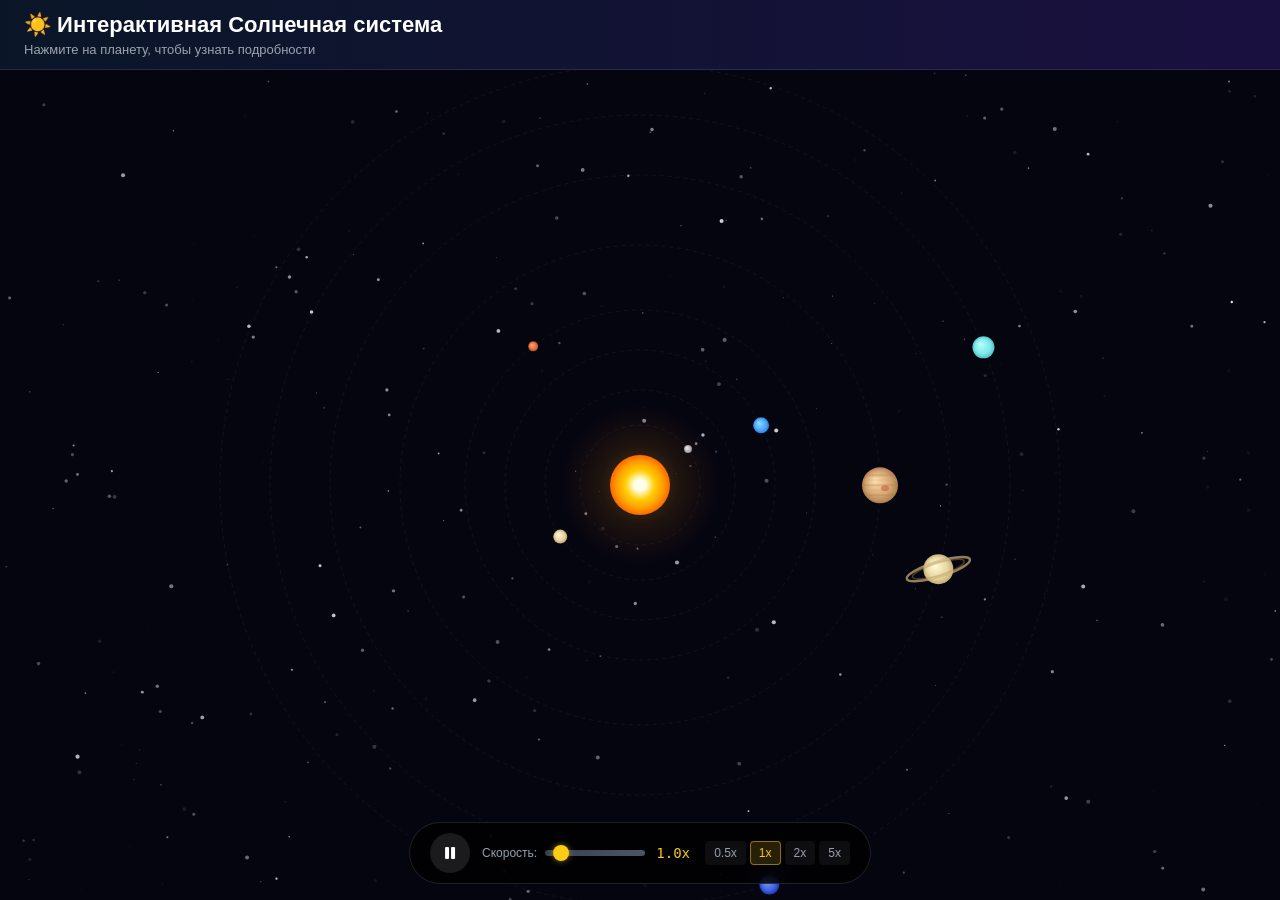
<file: index.html>
<!DOCTYPE html>
<html lang="ru">
<head>
<meta charset="UTF-8">
<meta name="viewport" content="width=device-width, initial-scale=1.0">
<title>Интерактивная Солнечная система</title>
<style>
* { margin: 0; padding: 0; box-sizing: border-box; }
html, body { width: 100%; height: 100%; overflow: hidden; background: #050510; font-family: -apple-system, BlinkMacSystemFont, 'Segoe UI', Arial, sans-serif; }

.app { width: 100%; height: 100%; display: flex; flex-direction: column; }

.header {
  flex-shrink: 0;
  background: linear-gradient(to right, #0a1628, #1a1040);
  border-bottom: 1px solid rgba(255,255,255,0.1);
  padding: 12px 24px;
  z-index: 10;
}
.header h1 { font-size: 22px; font-weight: bold; color: #fff; }
.header p { color: #9ca3af; font-size: 13px; margin-top: 4px; }

.main { flex: 1; display: flex; position: relative; overflow: hidden; }

.canvas-wrap { flex: 1; position: relative; min-width: 0; }
canvas { display: block; width: 100%; height: 100%; }

.controls {
  position: absolute;
  bottom: 16px;
  left: 50%;
  transform: translateX(-50%);
  display: flex;
  align-items: center;
  gap: 12px;
  background: rgba(0,0,0,0.75);
  backdrop-filter: blur(12px);
  border-radius: 999px;
  padding: 10px 20px;
  border: 1px solid rgba(255,255,255,0.12);
  z-index: 10;
  white-space: nowrap;
}

.btn-play {
  width: 40px; height: 40px;
  display: flex; align-items: center; justify-content: center;
  border-radius: 50%;
  background: rgba(255,255,255,0.1);
  border: none;
  color: #fff;
  cursor: pointer;
  transition: background 0.2s;
  flex-shrink: 0;
}
.btn-play:hover { background: rgba(255,255,255,0.2); }

.speed-group { display: flex; align-items: center; gap: 8px; }
.speed-label { color: #9ca3af; font-size: 12px; }
.speed-value { color: #facc15; font-size: 14px; font-family: monospace; width: 40px; text-align: center; }

input[type="range"] {
  -webkit-appearance: none;
  appearance: none;
  width: 100px;
  height: 6px;
  background: linear-gradient(to right, #374151, #4b5563);
  border-radius: 3px;
  outline: none;
  cursor: pointer;
}
input[type="range"]::-webkit-slider-thumb {
  -webkit-appearance: none;
  width: 16px; height: 16px;
  border-radius: 50%;
  background: #facc15;
  cursor: pointer;
  box-shadow: 0 0 6px rgba(250,204,21,0.5);
}
input[type="range"]::-moz-range-thumb {
  width: 16px; height: 16px;
  border-radius: 50%;
  background: #facc15;
  cursor: pointer;
  border: none;
}

.presets { display: flex; gap: 4px; }
.preset-btn {
  padding: 4px 8px;
  font-size: 12px;
  border-radius: 4px;
  background: rgba(255,255,255,0.05);
  color: #9ca3af;
  border: 1px solid transparent;
  cursor: pointer;
  transition: all 0.2s;
}
.preset-btn:hover { background: rgba(255,255,255,0.1); }
.preset-btn.active {
  background: rgba(250,204,21,0.15);
  color: #facc15;
  border-color: rgba(250,204,21,0.5);
}

.info-panel {
  width: 320px;
  flex-shrink: 0;
  background: linear-gradient(to bottom, #0a1628, #1a1040);
  border-left: 1px solid rgba(255,255,255,0.1);
  padding: 24px;
  overflow-y: auto;
  animation: slideIn 0.3s ease-out;
}

@keyframes slideIn {
  from { opacity: 0; transform: translateX(20px); }
  to { opacity: 1; transform: translateX(0); }
}

.info-header { display: flex; align-items: center; justify-content: space-between; margin-bottom: 24px; }
.info-header h2 { font-size: 20px; font-weight: bold; color: #fff; }
.close-btn {
  width: 32px; height: 32px;
  display: flex; align-items: center; justify-content: center;
  border-radius: 50%;
  background: rgba(255,255,255,0.1);
  border: none;
  color: #fff;
  cursor: pointer;
  font-size: 16px;
  transition: background 0.2s;
}
.close-btn:hover { background: rgba(255,255,255,0.2); }

.planet-visual { display: flex; justify-content: center; margin-bottom: 24px; }
.planet-sphere { border-radius: 50%; }
.planet-desc { color: #d1d5db; font-size: 14px; font-style: italic; margin-bottom: 24px; line-height: 1.5; }
.info-rows { display: flex; flex-direction: column; gap: 12px; }
.info-row {
  display: flex; align-items: flex-start; gap: 12px;
  background: rgba(255,255,255,0.05);
  border-radius: 8px; padding: 12px;
  border: 1px solid rgba(255,255,255,0.05);
}
.info-row .icon { font-size: 18px; margin-top: 2px; }
.info-row .label { color: #9ca3af; font-size: 12px; }
.info-row .value { color: #fff; font-size: 14px; font-weight: 500; }

.planet-order { margin-top: 24px; padding-top: 16px; border-top: 1px solid rgba(255,255,255,0.1); }
.planet-order p { color: #6b7280; font-size: 12px; margin-bottom: 12px; }
.order-dots { display: flex; gap: 6px; flex-wrap: wrap; }
.order-dot {
  width: 28px; height: 28px;
  border-radius: 50%;
  display: flex; align-items: center; justify-content: center;
  font-size: 10px; font-weight: bold;
  opacity: 0.5; cursor: pointer;
  transition: all 0.2s;
}
.order-dot:hover { opacity: 0.8; }
.order-dot.active { opacity: 1; transform: scale(1.1); box-shadow: 0 0 0 2px #facc15; }

::-webkit-scrollbar { width: 6px; }
::-webkit-scrollbar-track { background: rgba(255,255,255,0.05); }
::-webkit-scrollbar-thumb { background: rgba(255,255,255,0.2); border-radius: 3px; }

@media (max-width: 768px) {
  .info-panel { width: 100%; position: absolute; right: 0; top: 0; bottom: 0; z-index: 20; }
  .speed-label { display: none; }
  .controls { gap: 8px; padding: 8px 14px; }
}
</style>
</head>
<body>
<div class="app">
  <div class="header">
    <h1>☀️ Интерактивная Солнечная система</h1>
    <p>Нажмите на планету, чтобы узнать подробности</p>
  </div>
  <div class="main">
    <div class="canvas-wrap" id="canvasWrap">
      <canvas id="canvas"></canvas>
      <div class="controls">
        <button class="btn-play" id="btnPlay" title="Пауза / Воспроизведение">
          <svg id="iconPause" width="16" height="16" viewBox="0 0 16 16" fill="currentColor">
            <rect x="3" y="2" width="4" height="12" rx="1"/>
            <rect x="9" y="2" width="4" height="12" rx="1"/>
          </svg>
          <svg id="iconPlay" width="16" height="16" viewBox="0 0 16 16" fill="currentColor" style="display:none">
            <path d="M4 2l10 6-10 6V2z"/>
          </svg>
        </button>
        <div class="speed-group">
          <span class="speed-label">Скорость:</span>
          <input type="range" id="speedRange" min="0.1" max="10" step="0.1" value="1">
          <span class="speed-value" id="speedValue">1.0x</span>
        </div>
        <div class="presets" id="presets">
          <button class="preset-btn" data-speed="0.5">0.5x</button>
          <button class="preset-btn active" data-speed="1">1x</button>
          <button class="preset-btn" data-speed="2">2x</button>
          <button class="preset-btn" data-speed="5">5x</button>
        </div>
      </div>
    </div>
    <div class="info-panel" id="infoPanel" style="display:none"></div>
  </div>
</div>

<script>
(function() {
  var planetsData = [
    { name:'Mercury', nameRu:'Меркурий', radius:4, orbitRadius:60, orbitalPeriod:88, realRadius:'2 439 км', distanceFromSun:'57,9 млн км', orbitalPeriodText:'88 дней', color:'#b5b5b5', description:'Самая маленькая и ближайшая к Солнцу планета. Поверхность покрыта кратерами, температура от −180°C до +430°C.' },
    { name:'Venus', nameRu:'Венера', radius:7, orbitRadius:95, orbitalPeriod:225, realRadius:'6 052 км', distanceFromSun:'108,2 млн км', orbitalPeriodText:'225 дней', color:'#e8cda0', description:'Самая горячая планета (+465°C) с плотной атмосферой из CO₂ и облаками из серной кислоты.' },
    { name:'Earth', nameRu:'Земля', radius:8, orbitRadius:135, orbitalPeriod:365, realRadius:'6 371 км', distanceFromSun:'149,6 млн км', orbitalPeriodText:'365,25 дней', color:'#4da6ff', description:'Наш дом — единственная известная планета с жидкой водой на поверхности и развитой жизнью.' },
    { name:'Mars', nameRu:'Марс', radius:5, orbitRadius:175, orbitalPeriod:687, realRadius:'3 390 км', distanceFromSun:'227,9 млн км', orbitalPeriodText:'687 дней', color:'#e07040', description:'Красная планета. Здесь находится Олимп — высочайший вулкан в Солнечной системе (21,9 км).' },
    { name:'Jupiter', nameRu:'Юпитер', radius:18, orbitRadius:240, orbitalPeriod:4333, realRadius:'69 911 км', distanceFromSun:'778,5 млн км', orbitalPeriodText:'11,86 лет', color:'#d4a574', description:'Крупнейшая планета — газовый гигант. Большое красное пятно — шторм, бушующий более 350 лет.' },
    { name:'Saturn', nameRu:'Сатурн', radius:15, orbitRadius:310, orbitalPeriod:10759, realRadius:'58 232 км', distanceFromSun:'1 434 млн км', orbitalPeriodText:'29,46 лет', color:'#e8d5a0', description:'Знаменита кольцами из частиц льда и камня шириной до 282 000 км при толщине всего ~10 м.' },
    { name:'Uranus', nameRu:'Уран', radius:11, orbitRadius:370, orbitalPeriod:30687, realRadius:'25 362 км', distanceFromSun:'2 871 млн км', orbitalPeriodText:'84,01 лет', color:'#7de8e8', description:'Ледяной гигант, вращающийся «на боку» — наклон оси 98°. Имеет 27 известных спутников.' },
    { name:'Neptune', nameRu:'Нептун', radius:10, orbitRadius:420, orbitalPeriod:60190, realRadius:'24 622 км', distanceFromSun:'4 495 млн км', orbitalPeriodText:'164,8 лет', color:'#4060e0', description:'Самая далёкая планета. Ветры достигают 2100 км/ч — рекорд в Солнечной системе.' }
  ];

  var planets = planetsData.map(function(p) { return Object.assign({}, p, {angle: Math.random() * Math.PI * 2}); });
  var isPlaying = true;
  var speed = 1;
  var selectedPlanet = null;
  var hoveredPlanet = null;
  var lastHoveredPlanetData = null; // Сохраняем данные планеты при наведении
  var lastTime = 0;
  var stars = [];

  var canvas = document.getElementById('canvas');
  var ctx = canvas.getContext('2d');
  var canvasWrap = document.getElementById('canvasWrap');
  var infoPanel = document.getElementById('infoPanel');
  var btnPlay = document.getElementById('btnPlay');
  var iconPause = document.getElementById('iconPause');
  var iconPlay = document.getElementById('iconPlay');
  var speedRange = document.getElementById('speedRange');
  var speedValue = document.getElementById('speedValue');
  var presets = document.getElementById('presets');

  function lightenColor(hex, amt) {
    var num = parseInt(hex.replace('#',''), 16);
    var r = Math.min(255, (num >> 16) + amt);
    var g = Math.min(255, ((num >> 8) & 0xff) + amt);
    var b = Math.min(255, (num & 0xff) + amt);
    return 'rgb('+r+','+g+','+b+')';
  }
  function darkenColor(hex, amt) {
    var num = parseInt(hex.replace('#',''), 16);
    var r = Math.max(0, (num >> 16) - amt);
    var g = Math.max(0, ((num >> 8) & 0xff) - amt);
    var b = Math.max(0, (num & 0xff) - amt);
    return 'rgb('+r+','+g+','+b+')';
  }

  function generateStars(w, h) {
    stars = [];
    var count = Math.max(100, Math.floor((w * h) / 3000));
    for (var i = 0; i < count; i++) {
      stars.push({
        x: Math.random() * w,
        y: Math.random() * h,
        size: Math.random() * 1.8 + 0.3,
        opacity: Math.random() * 0.7 + 0.3,
        twinkle: Math.random() * 0.003 + 0.001
      });
    }
  }

  function resize() {
    var dpr = window.devicePixelRatio || 1;
    var rect = canvasWrap.getBoundingClientRect();
    var w = rect.width;
    var h = rect.height;
    canvas.width = w * dpr;
    canvas.height = h * dpr;
    canvas.style.width = w + 'px';
    canvas.style.height = h + 'px';
    ctx.setTransform(dpr, 0, 0, dpr, 0, 0);
    generateStars(w, h);
  }

  // Используем ResizeObserver для отслеживания изменений размера canvasWrap
  // (например, при появлении/исчезновении информационной панели)
  if (typeof ResizeObserver !== 'undefined') {
    var ro = new ResizeObserver(function() {
      resize();
    });
    ro.observe(canvasWrap);
  }
  window.addEventListener('resize', resize);
  resize();

  function getCenter() {
    var rect = canvasWrap.getBoundingClientRect();
    return { x: rect.width / 2, y: rect.height / 2 };
  }

  function findPlanetAt(mx, my) {
    var c = getCenter();
    // Ищем с большим радиусом попадания для удобства
    for (var i = planets.length - 1; i >= 0; i--) {
      var p = planets[i];
      var px = c.x + Math.cos(p.angle) * p.orbitRadius;
      var py = c.y + Math.sin(p.angle) * p.orbitRadius;
      var dist = Math.sqrt((mx-px)*(mx-px) + (my-py)*(my-py));
      // Увеличенная зона попадания: радиус планеты + 15px
      if (dist <= p.radius + 15) return p;
    }
    return null;
  }

  // Используем mousedown вместо click для более надёжного срабатывания
  canvas.addEventListener('mousedown', function(e) {
    e.preventDefault();
    var rect = canvas.getBoundingClientRect();
    var mx = e.clientX - rect.left;
    var my = e.clientY - rect.top;
    
    // Сначала пробуем найти планету по текущим координатам
    var p = findPlanetAt(mx, my);
    
    // Если не нашли, используем последнюю планету под курсором (из mousemove)
    if (!p && lastHoveredPlanetData) {
      p = lastHoveredPlanetData;
    }
    
    if (p) {
      selectedPlanet = Object.assign({}, p);
    } else {
      selectedPlanet = null;
    }
    renderInfoPanel();
  });

  canvas.addEventListener('mousemove', function(e) {
    var rect = canvas.getBoundingClientRect();
    var mx = e.clientX - rect.left;
    var my = e.clientY - rect.top;
    var p = findPlanetAt(mx, my);
    
    if (p) {
      hoveredPlanet = p.name;
      lastHoveredPlanetData = p; // Сохраняем данные планеты
      canvas.style.cursor = 'pointer';
    } else {
      hoveredPlanet = null;
      // НЕ сбрасываем lastHoveredPlanetData сразу — даём шанс клику
      canvas.style.cursor = 'default';
    }
  });

  canvas.addEventListener('mouseleave', function() {
    hoveredPlanet = null;
    // Сбрасываем с задержкой, чтобы клик ещё мог сработать
    setTimeout(function() {
      if (!hoveredPlanet) {
        lastHoveredPlanetData = null;
      }
    }, 300);
  });

  btnPlay.addEventListener('click', function(e) {
    e.stopPropagation();
    isPlaying = !isPlaying;
    iconPause.style.display = isPlaying ? 'block' : 'none';
    iconPlay.style.display = isPlaying ? 'none' : 'block';
  });

  speedRange.addEventListener('input', function() {
    speed = parseFloat(this.value);
    speedValue.textContent = speed.toFixed(1) + 'x';
    updatePresets();
  });

  presets.addEventListener('click', function(e) {
    var btn = e.target.closest('.preset-btn');
    if (!btn) return;
    speed = parseFloat(btn.dataset.speed);
    speedRange.value = speed;
    speedValue.textContent = speed.toFixed(1) + 'x';
    updatePresets();
  });

  function updatePresets() {
    var btns = presets.querySelectorAll('.preset-btn');
    for (var i = 0; i < btns.length; i++) {
      if (parseFloat(btns[i].dataset.speed) === speed) {
        btns[i].classList.add('active');
      } else {
        btns[i].classList.remove('active');
      }
    }
  }

  function renderInfoPanel() {
    if (!selectedPlanet) {
      infoPanel.style.display = 'none';
      // После скрытия панели canvasWrap изменит размер, ResizeObserver вызовет resize()
      return;
    }
    infoPanel.style.display = 'block';
    var p = selectedPlanet;
    var sphereSize = Math.max(p.radius * 5, 80);

    var orderDots = '';
    for (var i = 0; i < planetsData.length; i++) {
      var pl = planetsData[i];
      var isActive = pl.name === p.name;
      orderDots += '<div class="order-dot' + (isActive ? ' active' : '') + '" data-name="'+pl.name+'" style="background-color:'+pl.color+'40;color:'+pl.color+'">'+(i+1)+'</div>';
    }

    infoPanel.innerHTML = 
      '<div class="info-header"><h2>'+p.nameRu+'</h2><button class="close-btn" id="closeInfo">✕</button></div>' +
      '<div class="planet-visual"><div class="planet-sphere" style="width:'+sphereSize+'px;height:'+sphereSize+'px;background:radial-gradient(circle at 35% 35%,'+lightenColor(p.color,60)+','+p.color+','+darkenColor(p.color,40)+');box-shadow:0 0 40px '+p.color+'50,0 0 80px '+p.color+'20"></div></div>' +
      '<p class="planet-desc">'+p.description+'</p>' +
      '<div class="info-rows">' +
        '<div class="info-row"><span class="icon">📏</span><div><div class="label">Радиус</div><div class="value">'+p.realRadius+'</div></div></div>' +
        '<div class="info-row"><span class="icon">🌞</span><div><div class="label">Расстояние от Солнца</div><div class="value">'+p.distanceFromSun+'</div></div></div>' +
        '<div class="info-row"><span class="icon">🔄</span><div><div class="label">Орбитальный период</div><div class="value">'+p.orbitalPeriodText+'</div></div></div>' +
        '<div class="info-row"><span class="icon">🌐</span><div><div class="label">Название (EN)</div><div class="value">'+p.name+'</div></div></div>' +
      '</div>' +
      '<div class="planet-order"><p>Порядок от Солнца:</p><div class="order-dots">'+orderDots+'</div></div>';

    document.getElementById('closeInfo').addEventListener('click', function(e) {
      e.stopPropagation();
      selectedPlanet = null;
      infoPanel.style.display = 'none';
    });

    var dots = infoPanel.querySelectorAll('.order-dot');
    for (var j = 0; j < dots.length; j++) {
      dots[j].addEventListener('click', function(e) {
        e.stopPropagation();
        var name = this.getAttribute('data-name');
        for (var k = 0; k < planetsData.length; k++) {
          if (planetsData[k].name === name) {
            selectedPlanet = Object.assign({}, planetsData[k]);
            renderInfoPanel();
            break;
          }
        }
      });
    }
  }

  function animate(timestamp) {
    if (!lastTime) lastTime = timestamp;
    var dt = timestamp - lastTime;
    lastTime = timestamp;

    var rect = canvasWrap.getBoundingClientRect();
    var w = rect.width;
    var h = rect.height;
    var cx = w / 2;
    var cy = h / 2;

    if (isPlaying) {
      for (var i = 0; i < planets.length; i++) {
        var angularSpeed = (2 * Math.PI) / (planets[i].orbitalPeriod * 60);
        planets[i].angle += angularSpeed * dt * speed;
      }
    }

    // Clear
    ctx.fillStyle = '#050510';
    ctx.fillRect(0, 0, w, h);

    // Stars with twinkle
    var time = timestamp * 0.001;
    for (var s = 0; s < stars.length; s++) {
      var star = stars[s];
      var twinkle = 0.5 + 0.5 * Math.sin(time * star.twinkle * 1000);
      ctx.beginPath();
      ctx.arc(star.x, star.y, star.size, 0, Math.PI * 2);
      ctx.fillStyle = 'rgba(255,255,255,' + (star.opacity * twinkle) + ')';
      ctx.fill();
    }

    // Sun outer glow
    var sunGlow = ctx.createRadialGradient(cx, cy, 0, cx, cy, 80);
    sunGlow.addColorStop(0, 'rgba(255,200,50,0.3)');
    sunGlow.addColorStop(0.5, 'rgba(255,150,0,0.1)');
    sunGlow.addColorStop(1, 'rgba(255,100,0,0)');
    ctx.beginPath();
    ctx.arc(cx, cy, 80, 0, Math.PI * 2);
    ctx.fillStyle = sunGlow;
    ctx.fill();

    // Sun body
    var sunGrad = ctx.createRadialGradient(cx, cy, 0, cx, cy, 30);
    sunGrad.addColorStop(0, '#ffffff');
    sunGrad.addColorStop(0.2, '#fffde0');
    sunGrad.addColorStop(0.5, '#ffcc00');
    sunGrad.addColorStop(0.8, '#ff9900');
    sunGrad.addColorStop(1, '#ff6600');
    ctx.beginPath();
    ctx.arc(cx, cy, 30, 0, Math.PI * 2);
    ctx.fillStyle = sunGrad;
    ctx.fill();

    // Orbits
    for (var o = 0; o < planets.length; o++) {
      var op = planets[o];
      var oActive = hoveredPlanet === op.name || (selectedPlanet && selectedPlanet.name === op.name);
      ctx.beginPath();
      ctx.arc(cx, cy, op.orbitRadius, 0, Math.PI * 2);
      ctx.strokeStyle = oActive ? 'rgba(255,255,255,0.35)' : 'rgba(255,255,255,0.08)';
      ctx.lineWidth = oActive ? 1.5 : 0.7;
      ctx.setLineDash(oActive ? [] : [4, 4]);
      ctx.stroke();
      ctx.setLineDash([]);
    }

    // Planets
    for (var pi = 0; pi < planets.length; pi++) {
      var p = planets[pi];
      var px = cx + Math.cos(p.angle) * p.orbitRadius;
      var py = cy + Math.sin(p.angle) * p.orbitRadius;
      var pActive = hoveredPlanet === p.name || (selectedPlanet && selectedPlanet.name === p.name);

      // Glow
      if (pActive) {
        var glow = ctx.createRadialGradient(px, py, p.radius, px, py, p.radius * 3);
        glow.addColorStop(0, p.color + '60');
        glow.addColorStop(1, 'rgba(0,0,0,0)');
        ctx.beginPath();
        ctx.arc(px, py, p.radius * 3, 0, Math.PI * 2);
        ctx.fillStyle = glow;
        ctx.fill();
      }

      // Body
      var pGrad = ctx.createRadialGradient(px - p.radius*0.3, py - p.radius*0.3, 0, px, py, p.radius);
      pGrad.addColorStop(0, lightenColor(p.color, 60));
      pGrad.addColorStop(0.7, p.color);
      pGrad.addColorStop(1, darkenColor(p.color, 40));
      ctx.beginPath();
      ctx.arc(px, py, p.radius, 0, Math.PI * 2);
      ctx.fillStyle = pGrad;
      ctx.fill();

      // Saturn rings
      if (p.name === 'Saturn') {
        ctx.beginPath();
        ctx.ellipse(px, py, p.radius*2.2, p.radius*0.5, -0.3, 0, Math.PI*2);
        ctx.strokeStyle = 'rgba(210,180,120,0.7)';
        ctx.lineWidth = 2.5;
        ctx.stroke();
        ctx.beginPath();
        ctx.ellipse(px, py, p.radius*1.8, p.radius*0.4, -0.3, 0, Math.PI*2);
        ctx.strokeStyle = 'rgba(180,150,100,0.4)';
        ctx.lineWidth = 1.5;
        ctx.stroke();
      }

      // Earth moon
      if (p.name === 'Earth') {
        var moonAngle = p.angle * 13;
        var moonDist = p.radius + 8;
        var mx = px + Math.cos(moonAngle) * moonDist;
        var my = py + Math.sin(moonAngle) * moonDist;
        ctx.beginPath();
        ctx.arc(mx, my, 2, 0, Math.PI*2);
        ctx.fillStyle = '#cccccc';
        ctx.fill();
      }

      // Jupiter bands
      if (p.name === 'Jupiter') {
        ctx.save();
        ctx.beginPath();
        ctx.arc(px, py, p.radius, 0, Math.PI*2);
        ctx.clip();
        for (var bi = -3; bi <= 3; bi++) {
          ctx.beginPath();
          ctx.moveTo(px - p.radius, py + bi*5);
          ctx.lineTo(px + p.radius, py + bi*5);
          ctx.strokeStyle = bi%2===0 ? 'rgba(180,120,60,0.3)' : 'rgba(200,160,100,0.2)';
          ctx.lineWidth = 2;
          ctx.stroke();
        }
        ctx.beginPath();
        ctx.ellipse(px+5, py+3, 4, 3, 0, 0, Math.PI*2);
        ctx.fillStyle = 'rgba(200,80,50,0.5)';
        ctx.fill();
        ctx.restore();
      }

      // Label
      if (pActive) {
        ctx.font = 'bold 12px Arial, sans-serif';
        ctx.fillStyle = '#ffffff';
        ctx.textAlign = 'center';
        ctx.shadowColor = 'rgba(0,0,0,0.8)';
        ctx.shadowBlur = 4;
        ctx.fillText(p.nameRu, px, py - p.radius - 10);
        ctx.shadowBlur = 0;
      }
    }

    requestAnimationFrame(animate);
  }

  requestAnimationFrame(animate);
})();
</script>
</body>
</html>
</file>
